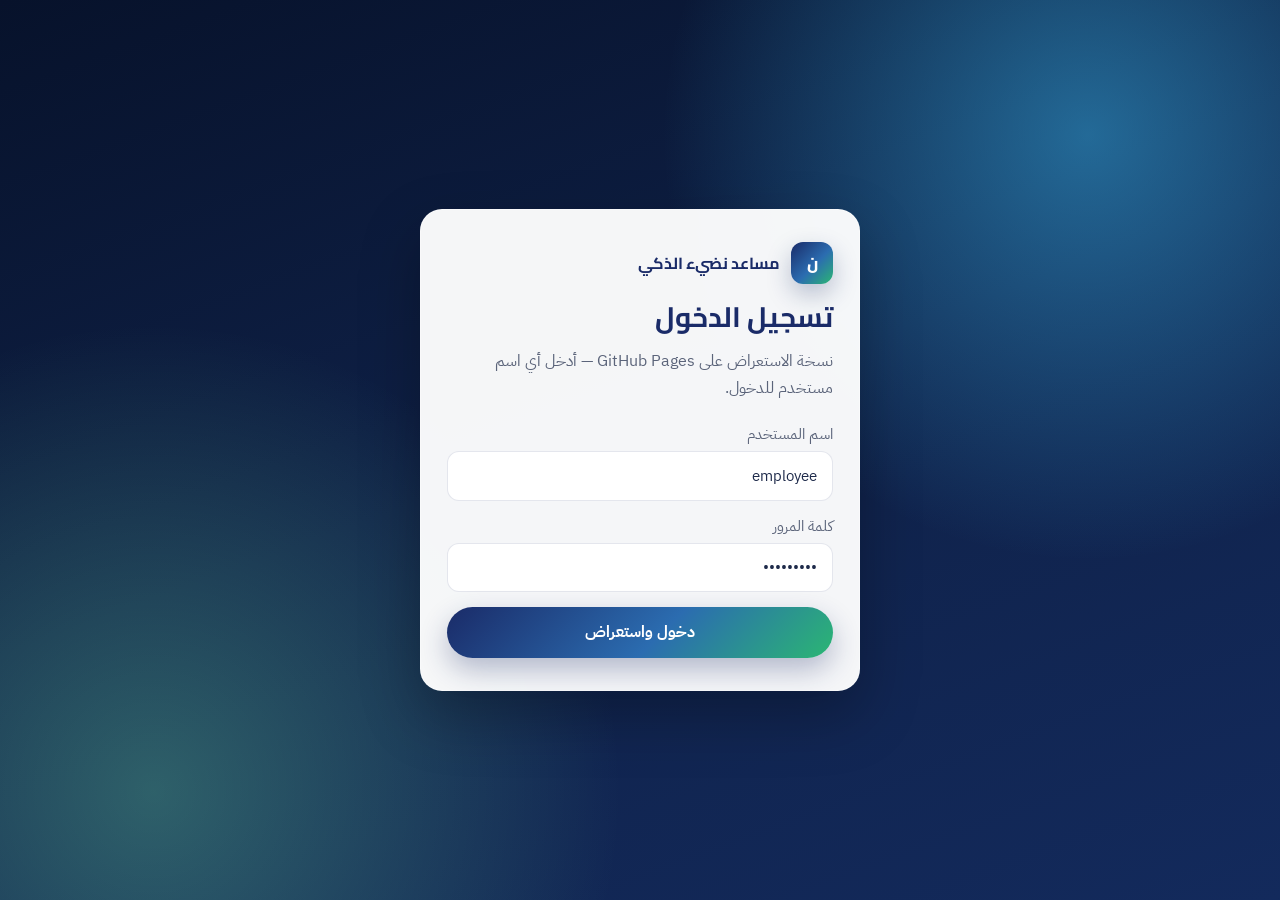
<file: docs/index.html>
<!DOCTYPE html>
<html lang="ar" dir="rtl">
<head>
  <meta charset="utf-8">
  <meta name="viewport" content="width=device-width, initial-scale=1">
  <title>مساعد نضيء الذكي</title>
  <link rel="preconnect" href="https://fonts.googleapis.com">
  <link rel="preconnect" href="https://fonts.gstatic.com" crossorigin>
  <link href="https://fonts.googleapis.com/css2?family=Cairo:wght@500;600;700;800&family=IBM+Plex+Sans+Arabic:wght@300;400;500;600;700&display=swap" rel="stylesheet">
  <link rel="stylesheet" href="./css/app.css">
  <link rel="stylesheet" href="./css/pages-fix.css">
  <style>
    .hidden { display: none !important; }
  </style>
</head>
<body>
  <div id="login-view" class="auth-page">
    <div class="auth-card">
      <div class="brand">
        <span class="brand-mark">ن</span>
        <span>مساعد نضيء الذكي</span>
      </div>
      <h1>تسجيل الدخول</h1>
      <p class="lead">نسخة الاستعراض على GitHub Pages — أدخل أي اسم مستخدم للدخول.</p>
      <form id="login-form" class="form-stack">
        <label>اسم المستخدم
          <input class="field-input" id="login-user" value="employee" required>
        </label>
        <label>كلمة المرور
          <input class="field-input" id="login-pass" type="password" value="Nadee@123" required>
        </label>
        <button class="btn btn-primary" type="submit">دخول واستعراض</button>
      </form>
    </div>
  </div>

  <div id="app-shell" class="hidden">
    <header class="site-header">
      <a class="brand" href="#home">
        <span class="brand-mark">ن</span>
        <span>مساعد نضيء الذكي</span>
      </a>
      <nav class="nav-links">
        <a href="#home" data-nav="home">الرئيسية</a>
        <a href="#chat" data-nav="chat">المساعد الذكي</a>
        <a href="#knowledge" data-nav="knowledge">قاعدة المعرفة</a>
        <a href="#analytics" data-nav="analytics">تحليل الأداء</a>
        <a href="#about" data-nav="about">عن المنصة</a>
        <button type="button" id="logout-btn" class="btn btn-ghost" style="padding:0.35rem 0.8rem;font-size:0.9rem;">خروج</button>
      </nav>
    </header>

    <main id="page"></main>
  </div>

  <script src="./js/app.js"></script>
</body>
</html>
</file>
<file: docs/css/app.css>
:root {
  --navy: #1a2b68;
  --navy-deep: #0a1633;
  --navy-mid: #203068;
  --ink: #1e2a4a;
  --ink-soft: #5b647a;
  --cyan: #3ec6ff;
  --lime: #7dffb3;
  --green: #2bb673;
  --orange: #f5a623;
  --lavender: #c5c4f0;
  --panel: #ffffff;
  --panel-soft: #f4f6fb;
  --line: rgba(32, 48, 104, 0.12);
  --danger: #c62828;
  --warn: #ef6c00;
  --shadow: 0 18px 50px rgba(10, 22, 51, 0.12);
  --radius: 16px;
  --font-display: "Cairo", "Segoe UI", sans-serif;
  --font-body: "IBM Plex Sans Arabic", "Segoe UI", sans-serif;
  --gradient-brand: linear-gradient(135deg, #1a2b68 0%, #2b6cb0 55%, #2bb673 100%);
  --gradient-glow: radial-gradient(circle at 85% 15%, rgba(62, 198, 255, 0.45), transparent 32%),
    radial-gradient(circle at 12% 88%, rgba(125, 255, 179, 0.28), transparent 34%),
    linear-gradient(160deg, #07122b 0%, #0f2148 48%, #132a5c 100%);
}

* { box-sizing: border-box; }

html { scroll-behavior: smooth; }

body {
  margin: 0;
  min-height: 100vh;
  color: var(--ink);
  font-family: var(--font-body);
  background:
    radial-gradient(900px 420px at 100% 0%, rgba(62, 198, 255, 0.08), transparent 50%),
    radial-gradient(700px 380px at 0% 100%, rgba(43, 182, 115, 0.07), transparent 45%),
    var(--panel-soft);
}

a { color: inherit; text-decoration: none; }

.site-header {
  position: sticky;
  top: 0;
  z-index: 30;
  display: flex;
  align-items: center;
  justify-content: space-between;
  gap: 1rem;
  padding: 0.85rem 4vw;
  background: rgba(255, 255, 255, 0.9);
  border-bottom: 1px solid var(--line);
  backdrop-filter: blur(12px);
}

.brand {
  display: flex;
  align-items: center;
  gap: 0.7rem;
  font-family: var(--font-display);
  font-weight: 700;
  color: var(--navy);
}

.brand-mark {
  width: 42px;
  height: 42px;
  border-radius: 12px;
  display: grid;
  place-items: center;
  color: #fff;
  font-weight: 800;
  background: var(--gradient-brand);
  box-shadow: 0 10px 24px rgba(26, 43, 104, 0.28);
  animation: pulse-glow 3.2s ease-in-out infinite;
}

.nav-links {
  display: flex;
  flex-wrap: wrap;
  gap: 0.35rem 1rem;
  align-items: center;
}

.nav-links a {
  color: var(--ink-soft);
  font-size: 0.95rem;
  position: relative;
}

.nav-links a:hover,
.nav-links a.active { color: var(--navy); }

.nav-links a.active::after {
  content: "";
  position: absolute;
  right: 0;
  left: 0;
  bottom: -0.35rem;
  height: 2px;
  background: var(--gradient-brand);
  border-radius: 2px;
}

.shell {
  width: min(1180px, 92vw);
  margin: 0 auto;
  padding: 1.4rem 0 3.2rem;
}

.hero {
  min-height: calc(100vh - 76px);
  display: grid;
  align-content: center;
  gap: 1.1rem;
  padding: 3rem 2.2rem;
  margin: 0 calc(50% - 50vw);
  width: 100vw;
  color: #fff;
  background: var(--gradient-glow);
  position: relative;
  overflow: hidden;
}

.hero::after {
  content: "";
  position: absolute;
  inset: auto 0 0 0;
  height: 4px;
  background: linear-gradient(90deg, var(--navy), #2b6cb0, var(--green), var(--orange));
}

.hero-brand {
  margin: 0;
  font-family: var(--font-display);
  font-size: clamp(2.4rem, 6.5vw, 4.2rem);
  line-height: 1.15;
  font-weight: 800;
  animation: rise 0.75s ease both;
}

.hero h2 {
  margin: 0;
  max-width: 22ch;
  font-family: var(--font-display);
  font-size: clamp(1.2rem, 2.6vw, 1.7rem);
  font-weight: 600;
  color: rgba(255, 255, 255, 0.92);
  animation: rise 0.85s ease 0.06s both;
}

.hero p {
  margin: 0;
  max-width: 46ch;
  color: rgba(230, 240, 255, 0.82);
  font-size: 1.05rem;
  line-height: 1.85;
  animation: rise 0.95s ease 0.12s both;
}

.cta-row {
  display: flex;
  flex-wrap: wrap;
  gap: 0.75rem;
  margin-top: 0.4rem;
  animation: rise 1s ease 0.18s both;
}

.btn {
  display: inline-flex;
  align-items: center;
  justify-content: center;
  gap: 0.4rem;
  border: 0;
  border-radius: 999px;
  padding: 0.85rem 1.35rem;
  font: inherit;
  font-weight: 700;
  cursor: pointer;
  transition: transform 0.2s ease, box-shadow 0.2s ease;
}

.btn:hover { transform: translateY(-2px); }

.btn-primary {
  color: #fff;
  background: var(--gradient-brand);
  box-shadow: 0 12px 28px rgba(26, 43, 104, 0.3);
}

.btn-ghost {
  color: var(--navy);
  background: #fff;
  border: 1px solid rgba(26, 43, 104, 0.18);
}

.hero .btn-ghost {
  color: #fff;
  background: transparent;
  border: 1px solid rgba(255, 255, 255, 0.45);
}

.section { margin-top: 2.4rem; }

.section-head { margin-bottom: 1.15rem; }

.section-head h2 {
  margin: 0 0 0.35rem;
  font-family: var(--font-display);
  font-size: 1.6rem;
  color: var(--navy);
}

.section-head p {
  margin: 0;
  color: var(--ink-soft);
  max-width: 58ch;
  line-height: 1.7;
}

.metric-strip {
  display: grid;
  grid-template-columns: repeat(3, 1fr);
  gap: 1rem;
}

.metric {
  padding: 1.15rem 1.25rem;
  border-radius: var(--radius);
  background: var(--panel);
  border: 1px solid var(--line);
  box-shadow: var(--shadow);
  position: relative;
  overflow: hidden;
}

.metric::before {
  content: "";
  position: absolute;
  top: 0;
  right: 0;
  width: 56px;
  height: 56px;
  background: linear-gradient(225deg, rgba(26, 43, 104, 0.14), transparent 70%);
  clip-path: polygon(100% 0, 0 0, 100% 100%);
}

.metric strong {
  display: block;
  font-family: var(--font-display);
  font-size: 1.75rem;
  color: var(--navy);
  margin-bottom: 0.15rem;
}

.metric span { color: var(--ink-soft); font-size: 0.92rem; }

.panel {
  background: var(--panel);
  border: 1px solid var(--line);
  border-radius: calc(var(--radius) + 2px);
  box-shadow: var(--shadow);
  padding: 1.25rem;
}

.elements-grid {
  display: grid;
  grid-template-columns: repeat(3, 1fr);
  gap: 1rem;
}

.element-card {
  border: 1px solid var(--line);
  border-radius: 14px;
  overflow: hidden;
  background: #fff;
  display: grid;
  grid-template-rows: auto 1fr auto;
  min-height: 210px;
  transition: transform 0.2s ease;
}

.element-card:hover { transform: translateY(-3px); }

.element-card header,
.element-card footer {
  padding: 0.85rem 1rem;
  font-family: var(--font-display);
  font-weight: 700;
}

.element-card .body {
  padding: 1rem;
  color: var(--ink-soft);
  line-height: 1.7;
  font-size: 0.95rem;
}

.element-card.maturity header,
.element-card.maturity footer { background: #ffe8b8; color: #8a5a00; }
.element-card.compliance header,
.element-card.compliance footer { background: #e8e7ff; color: #3d3a8a; }
.element-card.ops header,
.element-card.ops footer { background: #d9f5e8; color: #0f6b45; }

.auth-page {
  min-height: 100vh;
  display: grid;
  place-items: center;
  padding: 2rem 1rem;
  background: var(--gradient-glow);
}

.auth-card {
  width: min(440px, 100%);
  padding: 2rem 1.6rem;
  border-radius: 22px;
  background: rgba(255, 255, 255, 0.96);
  border: 1px solid rgba(255, 255, 255, 0.35);
  box-shadow: 0 24px 60px rgba(0, 0, 0, 0.28);
  animation: rise 0.7s ease both;
}

.auth-card h1 {
  margin: 0.45rem 0 0.3rem;
  font-family: var(--font-display);
  font-size: 1.75rem;
  color: var(--navy);
}

.auth-card .lead {
  margin: 0 0 1.3rem;
  color: var(--ink-soft);
  line-height: 1.7;
}

.form-stack { display: grid; gap: 0.9rem; }

.form-stack label {
  display: grid;
  gap: 0.35rem;
  font-size: 0.92rem;
  color: var(--ink-soft);
}

.field-input,
.form-stack input,
.form-stack select,
.chat-input {
  width: 100%;
  border: 1px solid var(--line);
  background: #fff;
  border-radius: 12px;
  padding: 0.8rem 0.95rem;
  font: inherit;
  color: var(--ink);
}

.field-input:focus,
.form-stack input:focus,
.chat-input:focus {
  outline: 2px solid rgba(43, 108, 176, 0.28);
  border-color: #2b6cb0;
}

.errorlist {
  margin: 0;
  padding: 0;
  list-style: none;
  color: var(--danger);
  font-size: 0.85rem;
}

.chat-layout {
  display: grid;
  grid-template-columns: 280px 1fr;
  gap: 1rem;
  min-height: calc(100vh - 120px);
}

.chat-side,
.chat-main {
  background: var(--panel);
  border: 1px solid var(--line);
  border-radius: calc(var(--radius) + 2px);
  box-shadow: var(--shadow);
}

.chat-side { padding: 1.1rem; }

.chat-side h3 {
  margin: 0 0 0.8rem;
  font-family: var(--font-display);
  font-size: 1.05rem;
  color: var(--navy);
}

.chip-list { display: flex; flex-direction: column; gap: 0.5rem; }

.chip {
  border: 1px solid var(--line);
  background: var(--panel-soft);
  border-radius: 12px;
  padding: 0.7rem 0.8rem;
  text-align: right;
  cursor: pointer;
  font: inherit;
  color: var(--ink-soft);
  transition: background 0.2s ease, border-color 0.2s ease;
}

.chip:hover {
  background: rgba(43, 108, 176, 0.08);
  border-color: rgba(26, 43, 104, 0.28);
}

.chat-main {
  display: grid;
  grid-template-rows: auto 1fr auto;
  overflow: hidden;
}

.chat-toolbar {
  padding: 1rem 1.2rem;
  border-bottom: 1px solid var(--line);
  background: linear-gradient(90deg, rgba(26, 43, 104, 0.05), transparent);
}

.chat-toolbar h1 {
  margin: 0;
  font-family: var(--font-display);
  font-size: 1.3rem;
  color: var(--navy);
}

.chat-toolbar p {
  margin: 0.25rem 0 0;
  color: var(--ink-soft);
  font-size: 0.92rem;
}

.messages {
  padding: 1.2rem;
  overflow-y: auto;
  display: flex;
  flex-direction: column;
  gap: 0.85rem;
  background:
    radial-gradient(circle at 100% 0%, rgba(62, 198, 255, 0.05), transparent 30%),
    #fff;
}

.bubble {
  max-width: min(720px, 92%);
  padding: 0.9rem 1rem;
  border-radius: 16px;
  line-height: 1.75;
  white-space: pre-wrap;
  animation: rise 0.35s ease both;
}

.bubble.user {
  align-self: flex-start;
  background: var(--gradient-brand);
  color: #fff;
}

.bubble.assistant {
  align-self: flex-end;
  background: var(--panel-soft);
  border: 1px solid var(--line);
}

.composer {
  display: grid;
  grid-template-columns: 1fr auto;
  gap: 0.6rem;
  padding: 1rem 1.2rem;
  border-top: 1px solid var(--line);
  background: rgba(244, 246, 251, 0.8);
}

.filters {
  display: flex;
  flex-wrap: wrap;
  gap: 0.6rem;
  margin-bottom: 1rem;
}

.article-list { display: grid; gap: 0.8rem; }

.article-row {
  display: block;
  padding: 1rem 1.1rem;
  border-radius: 14px;
  border: 1px solid var(--line);
  background: #fff;
  transition: transform 0.2s ease, border-color 0.2s ease;
  position: relative;
}

.article-row::before {
  content: "";
  position: absolute;
  top: 0;
  right: 0;
  width: 48px;
  height: 48px;
  background: linear-gradient(225deg, rgba(26, 43, 104, 0.12), transparent 72%);
  clip-path: polygon(100% 0, 0 0, 100% 100%);
  border-top-left-radius: 0;
}

.article-row:hover {
  transform: translateX(-3px);
  border-color: rgba(26, 43, 104, 0.35);
}

.article-row h3 {
  margin: 0 0 0.35rem;
  font-family: var(--font-display);
  font-size: 1.08rem;
  color: var(--navy);
}

.meta { color: var(--ink-soft); font-size: 0.88rem; }

.grid-2 {
  display: grid;
  grid-template-columns: 1.4fr 1fr;
  gap: 1rem;
}

.chart-box { height: 300px; position: relative; }

.alert {
  padding: 0.9rem 1rem;
  border-radius: 14px;
  border: 1px solid var(--line);
  background: #fff;
  margin-bottom: 0.7rem;
}

.alert.warning { border-color: rgba(239, 108, 0, 0.35); }
.alert.critical { border-color: rgba(198, 40, 40, 0.35); }
.alert.info { border-color: rgba(43, 108, 176, 0.3); }

.alert h4 {
  margin: 0 0 0.35rem;
  font-family: var(--font-display);
  color: var(--navy);
}

.alert p {
  margin: 0.2rem 0;
  color: var(--ink-soft);
  line-height: 1.65;
}

.factor {
  display: flex;
  justify-content: space-between;
  gap: 1rem;
  padding: 0.8rem 0;
  border-bottom: 1px solid var(--line);
}

.factor:last-child { border-bottom: 0; }

.tag {
  display: inline-block;
  padding: 0.2rem 0.55rem;
  border-radius: 999px;
  font-size: 0.78rem;
  background: rgba(26, 43, 104, 0.1);
  color: var(--navy);
}

.tag.negative { background: rgba(198, 40, 40, 0.1); color: var(--danger); }
.tag.positive { background: rgba(43, 182, 115, 0.12); color: #0f6b45; }

.domains-table {
  width: 100%;
  border-collapse: collapse;
  font-size: 0.95rem;
}

.domains-table th {
  background: var(--navy);
  color: #fff;
  padding: 0.75rem 0.85rem;
  text-align: right;
  font-family: var(--font-display);
}

.domains-table td {
  padding: 0.7rem 0.85rem;
  border-bottom: 1px solid var(--line);
}

.domains-table tr:nth-child(even) td { background: #f7f9fd; }

.domains-table tfoot td {
  background: var(--navy);
  color: #fff;
  font-weight: 700;
}

.bar {
  height: 8px;
  border-radius: 999px;
  background: #e6ebf5;
  overflow: hidden;
  min-width: 80px;
}

.bar > span {
  display: block;
  height: 100%;
  background: var(--gradient-brand);
}

.footer-note {
  margin-top: 2rem;
  color: var(--ink-soft);
  font-size: 0.88rem;
  text-align: center;
}

@keyframes rise {
  from { opacity: 0; transform: translateY(14px); }
  to { opacity: 1; transform: translateY(0); }
}

@keyframes pulse-glow {
  0%, 100% { box-shadow: 0 10px 24px rgba(26, 43, 104, 0.28); }
  50% { box-shadow: 0 14px 34px rgba(43, 182, 115, 0.35); }
}

@media (max-width: 900px) {
  .chat-layout,
  .grid-2,
  .metric-strip,
  .elements-grid { grid-template-columns: 1fr; }

  .site-header {
    flex-direction: column;
    align-items: flex-start;
  }

  .hero { padding: 2.4rem 1.2rem; }
}
</file>
<file: docs/css/pages-fix.css>
/* minor tweaks for GitHub Pages shell */
#page:not(.shell) { display: contents; }
</file>
